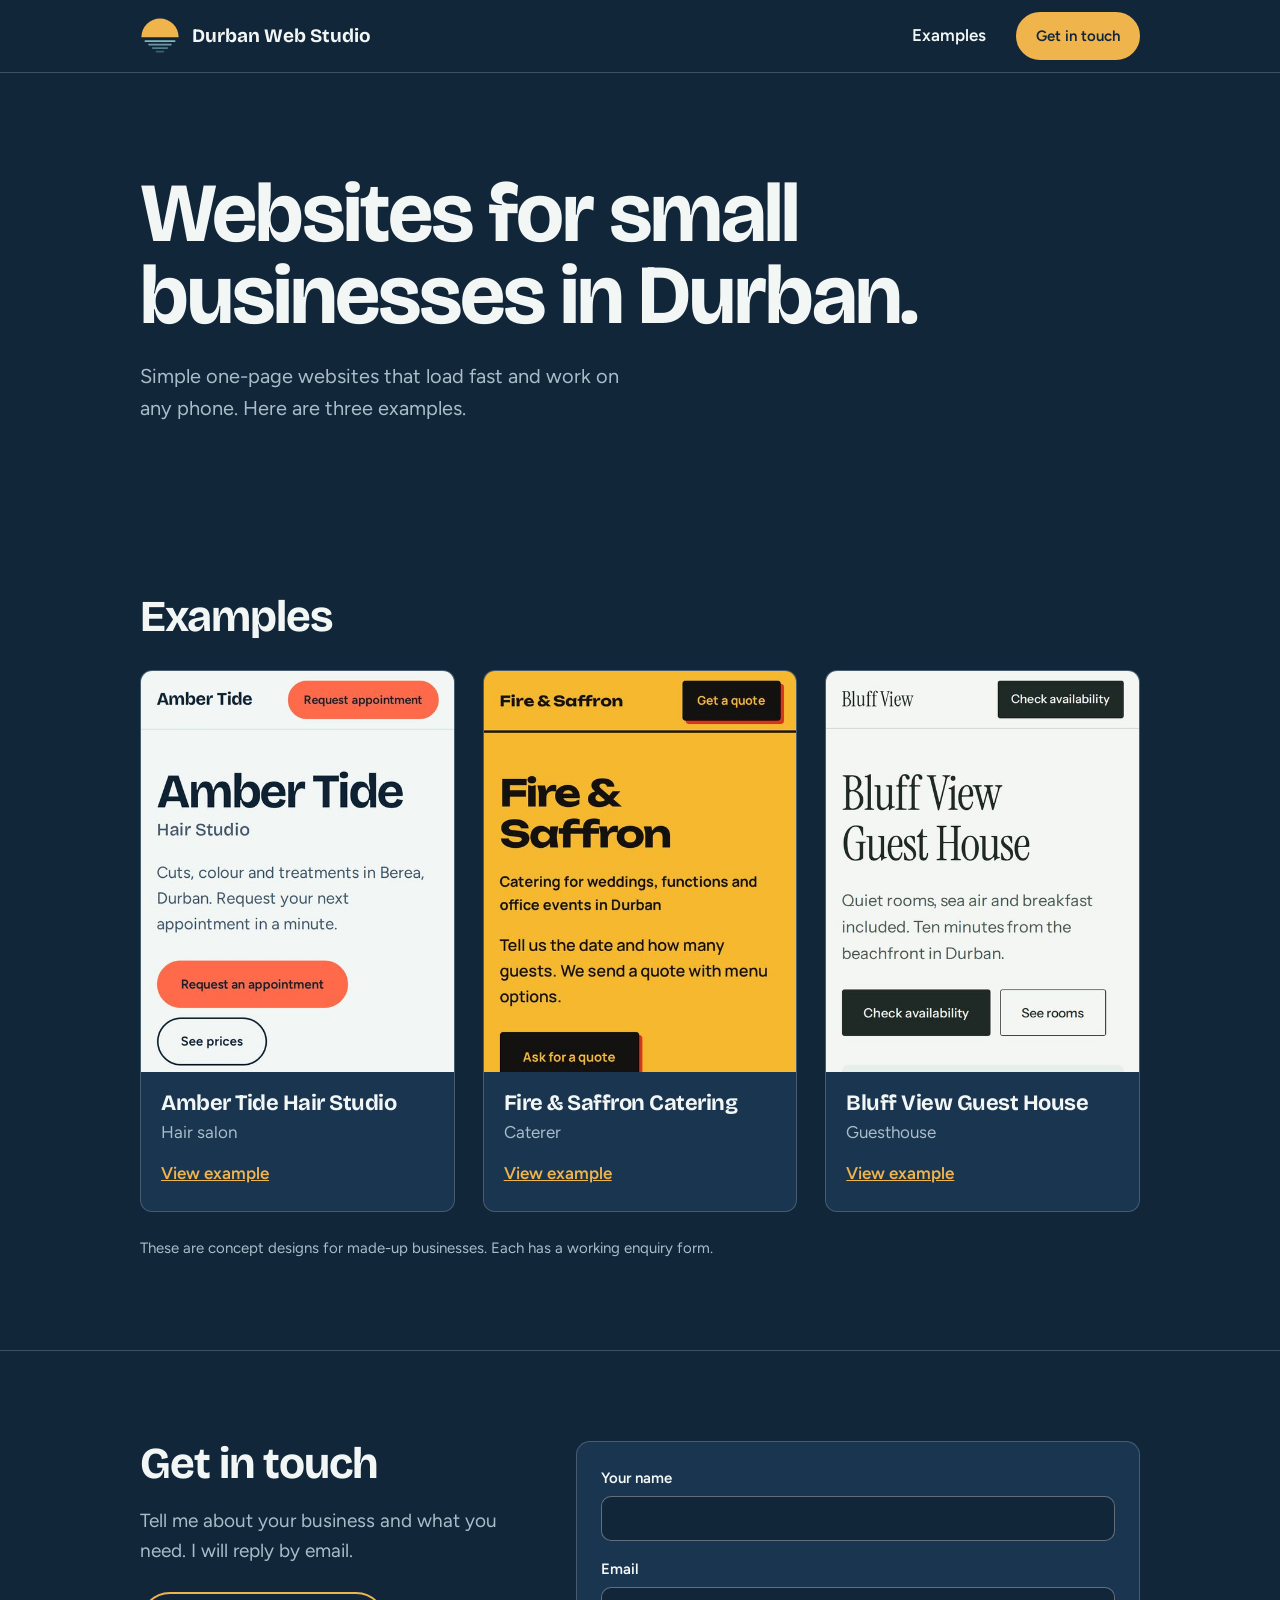
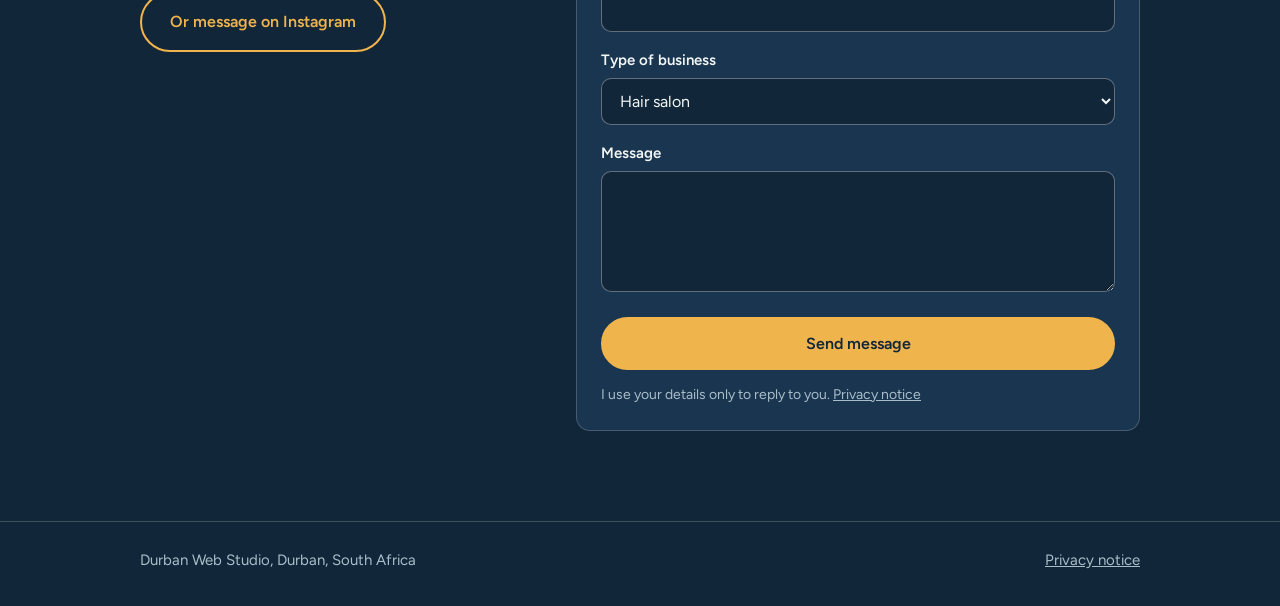
<file: durbanwebstudio-site/index.html>
<!DOCTYPE html>
<html lang="en-ZA">
<head>
  <meta charset="utf-8">
  <meta name="viewport" content="width=device-width, initial-scale=1">
  <title>Durban Web Studio | Websites for small businesses in Durban</title>
  <meta name="description" content="Simple one-page websites for small businesses in Durban. See three example designs and get in touch.">

  <!-- The small icon shown in the browser tab. -->
  <link rel="icon" href="favicon.svg" type="image/svg+xml">

  <!-- SHARING PREVIEW: the title, text and picture shown when this link is
       shared on WhatsApp, Facebook and similar apps.
       After you publish the site, replace REPLACE_WITH_YOUR_SITE_ADDRESS
       with your real address, for example  yourname.pages.dev  -->
  <meta property="og:type" content="website">
  <meta property="og:title" content="Durban Web Studio">
  <meta property="og:description" content="Simple one-page websites for small businesses in Durban.">
  <meta property="og:image" content="https://REPLACE_WITH_YOUR_SITE_ADDRESS/og.png">
  <meta name="twitter:card" content="summary_large_image">

  <!-- FONTS: loaded from Google Fonts. Bricolage Grotesque for headings, Figtree for text. -->
  <link rel="preconnect" href="https://fonts.googleapis.com">
  <link rel="preconnect" href="https://fonts.gstatic.com" crossorigin>
  <link href="https://fonts.googleapis.com/css2?family=Bricolage+Grotesque:opsz,wght@12..96,500;12..96,700&family=Figtree:wght@400;500;600&display=swap" rel="stylesheet">

  <!-- All the styling for this page lives in style.css. -->
  <link rel="stylesheet" href="style.css">
</head>

<body id="top">

  <!-- Lets keyboard users jump straight past the menu. Hidden until tabbed to. -->
  <a class="skip-link" href="#main">Skip to content</a>

  <!-- ======================================================
       SECTION: HEADER
       The logo and name on the left, page links on the right.
       ====================================================== -->
  <header class="site-header">
    <div class="wrap header-inner">
      <a class="brand" href="#top">
        <!-- The sunrise logo, drawn with simple shapes. -->
        <svg viewBox="220 300 640 580" aria-hidden="true">
          <path d="M240 610 A300 300 0 0 1 840 610 Z" fill="#F0B44C"/>
          <g fill="#7FB7BE">
            <rect x="290" y="660" width="500" height="26" rx="13"/>
            <rect x="350" y="716" width="380" height="26" rx="13" opacity=".8"/>
            <rect x="410" y="772" width="260" height="26" rx="13" opacity=".6"/>
            <rect x="470" y="828" width="140" height="26" rx="13" opacity=".4"/>
          </g>
        </svg>
        <span>Durban Web Studio</span>
      </a>
      <nav>
        <a class="nav-link" href="#examples">Examples</a>
        <a class="btn btn-amber btn-small" href="#contact">Get in touch</a>
      </nav>
    </div>
  </header>

  <main id="main">

    <!-- ====================================================
         SECTION: HERO
         One clear sentence about what the studio does.
         ==================================================== -->
    <section class="hero">
      <div class="wrap">
        <h1>Websites for small businesses in Durban.</h1>
        <p class="hero-text">Simple one-page websites that load fast and work on any phone. Here are three examples.</p>
      </div>
    </section>

    <!-- ====================================================
         SECTION: EXAMPLES
         Three cards linking to the example websites. The pictures
         are in the "images" folder.
         ==================================================== -->
    <section class="section" id="examples">
      <div class="wrap">
        <h2>Examples</h2>

        <div class="card-grid">
          <a class="card" href="salon/">
            <img src="images/salon.jpg" width="520" height="667" alt="Preview of the Amber Tide Hair Studio example website on a phone">
            <div class="card-text">
              <h3>Amber Tide Hair Studio</h3>
              <p>Hair salon</p>
              <span>View example</span>
            </div>
          </a>

          <a class="card" href="caterer/">
            <img src="images/caterer.jpg" width="520" height="667" alt="Preview of the Fire and Saffron Catering example website on a phone">
            <div class="card-text">
              <h3>Fire &amp; Saffron Catering</h3>
              <p>Caterer</p>
              <span>View example</span>
            </div>
          </a>

          <a class="card" href="guesthouse/">
            <img src="images/guesthouse.jpg" width="520" height="667" alt="Preview of the Bluff View Guest House example website on a phone">
            <div class="card-text">
              <h3>Bluff View Guest House</h3>
              <p>Guesthouse</p>
              <span>View example</span>
            </div>
          </a>
        </div>

        <p class="small-note">These are concept designs for made-up businesses. Each has a working enquiry form.</p>
      </div>
    </section>

    <!-- ====================================================
         SECTION: CONTACT FORM
         A working form. When sent, the message is emailed through
         Web3Forms to the address set up in assets/config.js.
         ==================================================== -->
    <section class="section contact-section" id="contact">
      <div class="wrap contact-grid">

        <!-- Left side: heading and a short line of text. -->
        <div>
          <h2>Get in touch</h2>
          <p class="contact-text">Tell me about your business and what you need. I will reply by email.</p>
          <a class="btn btn-outline" href="https://www.instagram.com/durbanwebstudio/" rel="noopener">Or message on Instagram</a>
        </div>

        <!-- Right side: the form, and the thank-you box shown after sending. -->
        <div>
          <form id="contact-form" class="form">

            <!-- A hidden trap for spam robots. Real visitors never see it. -->
            <input type="checkbox" name="botcheck" class="honeypot" tabindex="-1" autocomplete="off">

            <div class="field">
              <label for="name">Your name</label>
              <input id="name" name="name" type="text" autocomplete="name" required>
            </div>

            <div class="field">
              <label for="email">Email</label>
              <input id="email" name="email" type="email" autocomplete="email" required>
            </div>

            <div class="field">
              <label for="business">Type of business</label>
              <select id="business" name="business_type" required>
                <option value="Hair salon">Hair salon</option>
                <option value="Caterer">Caterer</option>
                <option value="Guesthouse">Guesthouse</option>
                <option value="Other">Something else</option>
              </select>
            </div>

            <div class="field">
              <label for="message">Message</label>
              <textarea id="message" name="message" rows="5" required></textarea>
            </div>

            <!-- Errors appear here if something goes wrong when sending. -->
            <p class="form-error" role="alert"></p>

            <button class="btn btn-amber" type="submit">Send message</button>
            <p class="form-note">I use your details only to reply to you. <a href="privacy/">Privacy notice</a></p>

            <noscript><p class="form-error">Please turn on JavaScript to send this form.</p></noscript>
          </form>

          <!-- Shown instead of the form once it has been sent. -->
          <div id="success" class="success" tabindex="-1" hidden>
            <svg class="tick" viewBox="0 0 48 48" aria-hidden="true">
              <circle cx="24" cy="24" r="22" fill="none" stroke="currentColor" stroke-width="3"/>
              <path d="M14 25l7 7 13-15" fill="none" stroke="currentColor" stroke-width="4" stroke-linecap="round" stroke-linejoin="round"/>
            </svg>
            <h3>Message sent</h3>
            <p>Thanks, <span class="who"></span>. I will reply by email as soon as I can.</p>
            <button class="btn btn-outline" type="button">Send another message</button>
          </div>
        </div>

      </div>
    </section>
  </main>

  <!-- ======================================================
       SECTION: FOOTER
       ====================================================== -->
  <footer class="site-footer">
    <div class="wrap footer-inner">
      <p>Durban Web Studio, Durban, South Africa</p>
      <p><a href="privacy/">Privacy notice</a></p>
    </div>
  </footer>

  <!-- ======================================================
       SCRIPTS (must stay in this order)
       1. config.js: your access key. 2. form.js: sends the form.
       3. script.js: connects this page's form.
       ====================================================== -->
  <script src="assets/config.js"></script>
  <script src="assets/form.js"></script>
  <script src="script.js"></script>
</body>
</html>
</file>
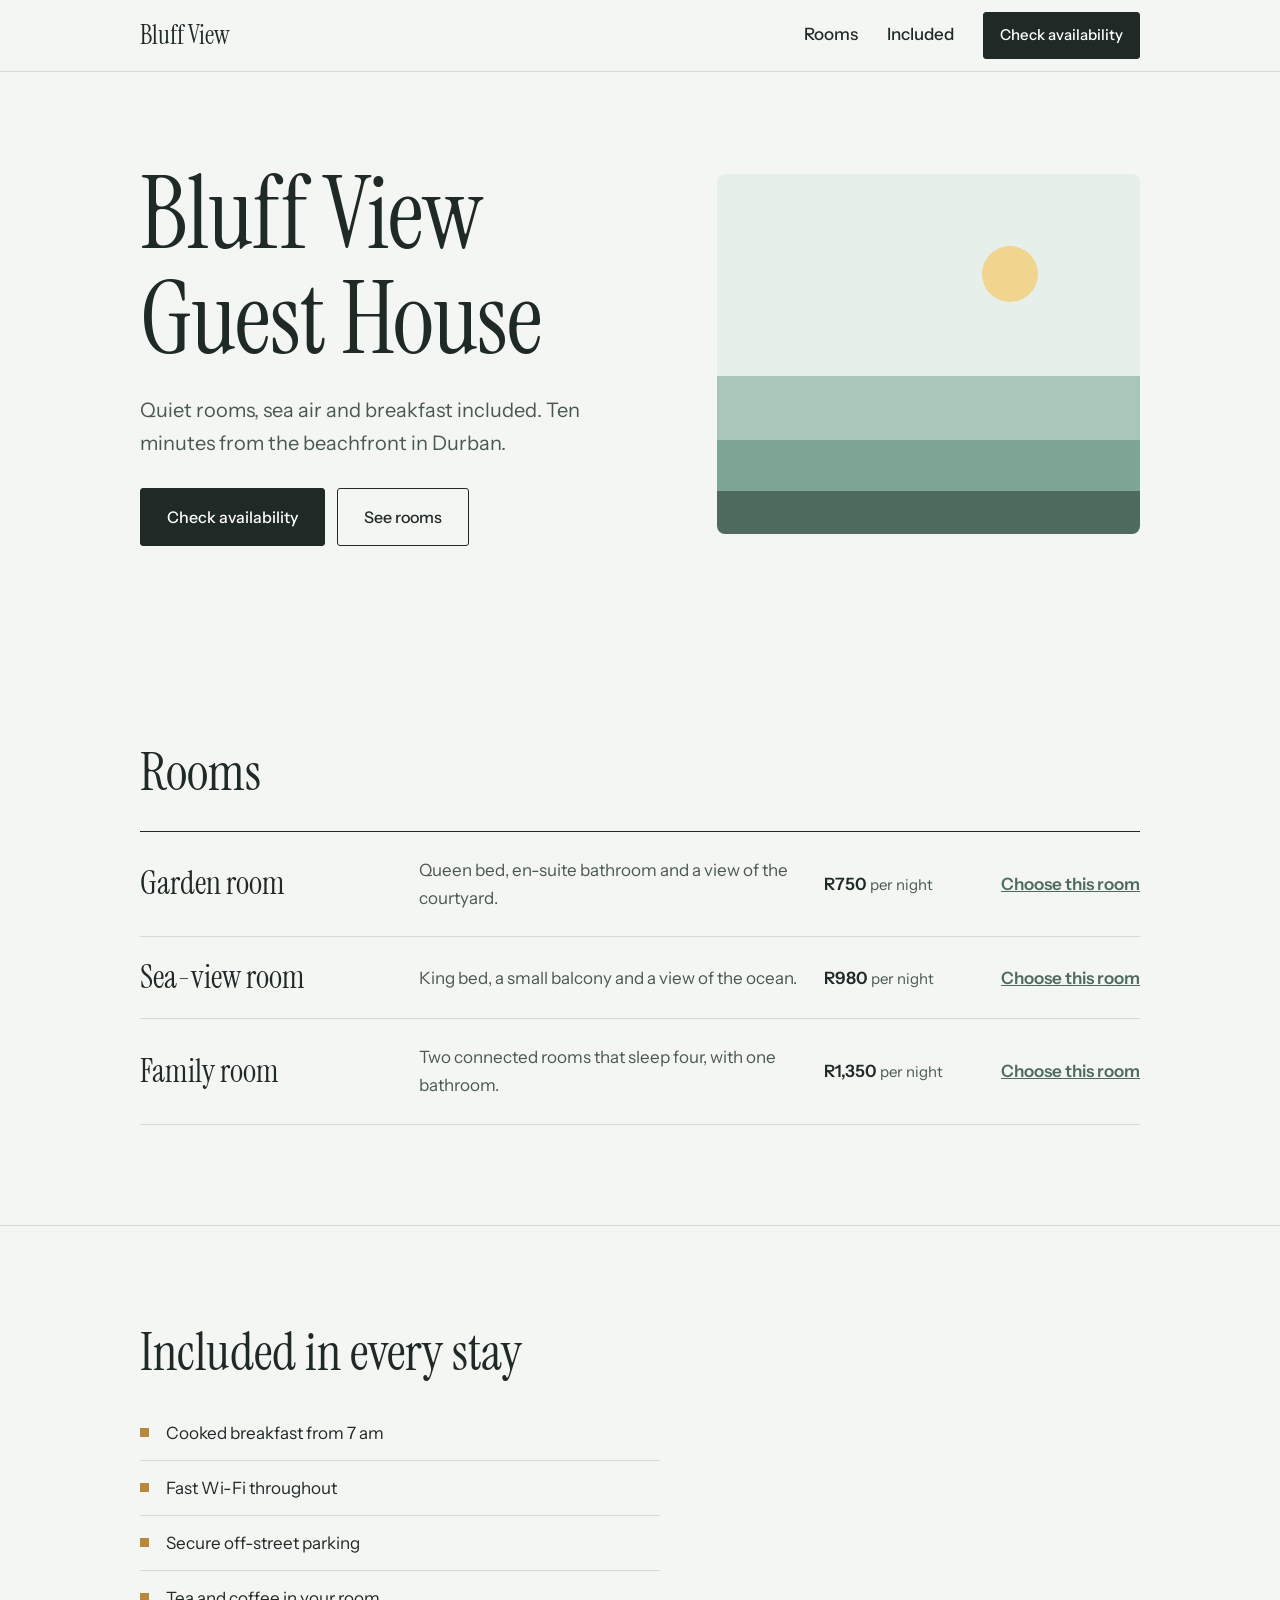
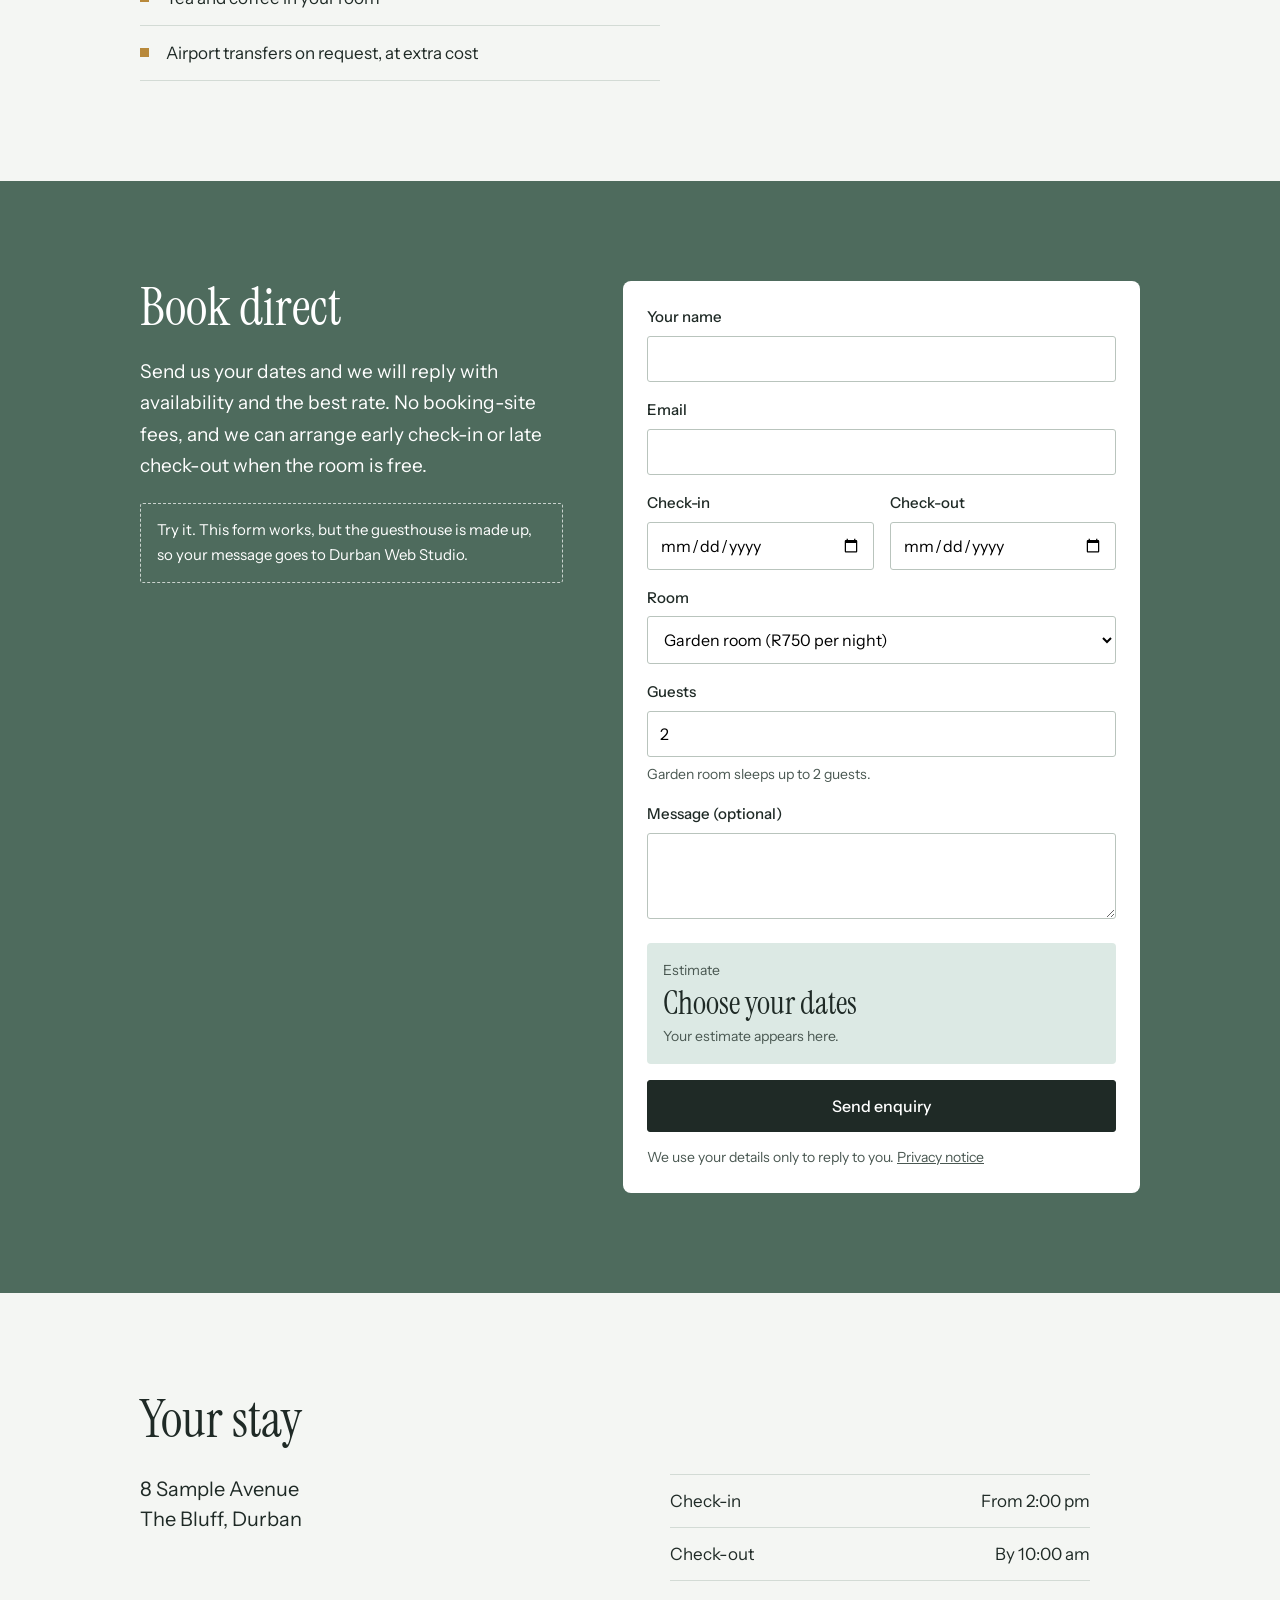
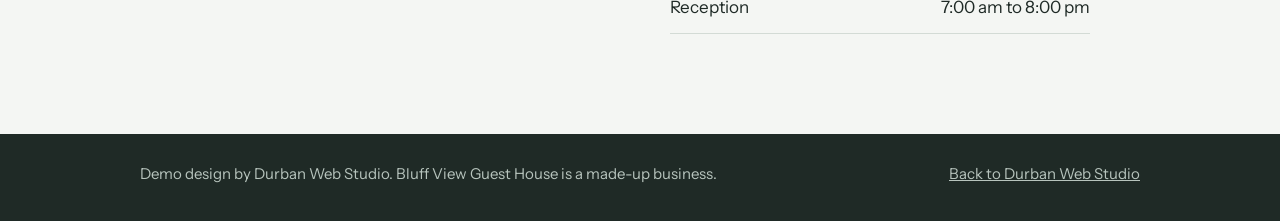
<file: durbanwebstudio-site/guesthouse/index.html>
<!DOCTYPE html>
<html lang="en-ZA">
<head>
  <meta charset="utf-8">
  <meta name="viewport" content="width=device-width, initial-scale=1">
  <title>Bluff View Guest House | Demo design by Durban Web Studio</title>
  <meta name="description" content="A demo website for a made-up Durban guesthouse, designed by Durban Web Studio.">

  <!-- Keeps this made-up business out of Google, so nobody mistakes it for a real one. -->
  <meta name="robots" content="noindex">

  <!-- The small icon shown in the browser tab. -->
  <link rel="icon" href="favicon.svg" type="image/svg+xml">

  <!-- FONTS: loaded from Google Fonts. Instrument Serif for headings, Instrument Sans for text. -->
  <link rel="preconnect" href="https://fonts.googleapis.com">
  <link rel="preconnect" href="https://fonts.gstatic.com" crossorigin>
  <link href="https://fonts.googleapis.com/css2?family=Instrument+Serif&family=Instrument+Sans:wght@400;500;600&display=swap" rel="stylesheet">

  <!-- All the styling for this page lives in style.css. -->
  <link rel="stylesheet" href="style.css">
</head>

<body id="top">

  <!-- Lets keyboard users jump straight past the menu. Hidden until tabbed to. -->
  <a class="skip-link" href="#main">Skip to content</a>

  <!-- ======================================================
       SECTION: HEADER
       The bar at the top. It stays visible while you scroll.
       ====================================================== -->
  <header class="site-header">
    <div class="wrap header-inner">
      <a class="brand" href="#top">Bluff View</a>
      <nav>
        <a class="nav-link" href="#rooms">Rooms</a>
        <a class="nav-link" href="#included">Included</a>
        <a class="btn btn-dark btn-small" href="#book">Check availability</a>
      </nav>
    </div>
  </header>

  <!-- ======================================================
       SECTION: HERO
       The opening section: the name, a short welcome, two buttons,
       and a simple sunrise picture made from colour blocks.
       ====================================================== -->
  <section class="hero">
    <div class="wrap hero-grid">
      <div>
        <h1>Bluff View<br>Guest House</h1>
        <p class="hero-text">Quiet rooms, sea air and breakfast included. Ten minutes from the beachfront in Durban.</p>
        <div class="hero-buttons">
          <a class="btn btn-dark" href="#book">Check availability</a>
          <a class="btn btn-outline" href="#rooms">See rooms</a>
        </div>
      </div>

      <!-- The picture: coloured bands for sky and sea, plus a round sun. Decoration only. -->
      <div class="view" aria-hidden="true">
        <span class="sun"></span>
      </div>
    </div>
  </section>

  <main id="main">

    <!-- ====================================================
         SECTION: ROOMS
         Three room types with a price per night. "Choose this room"
         scrolls to the form and picks the room (see script.js).
         ==================================================== -->
    <section class="section" id="rooms">
      <div class="wrap">
        <h2>Rooms</h2>

        <div class="room-list">
          <div class="room">
            <h3>Garden room</h3>
            <p>Queen bed, en-suite bathroom and a view of the courtyard.</p>
            <p class="rate">R750 <small>per night</small></p>
            <a class="room-link" href="#book" data-choose="Garden room">Choose this room</a>
          </div>

          <div class="room">
            <h3>Sea-view room</h3>
            <p>King bed, a small balcony and a view of the ocean.</p>
            <p class="rate">R980 <small>per night</small></p>
            <a class="room-link" href="#book" data-choose="Sea-view room">Choose this room</a>
          </div>

          <div class="room">
            <h3>Family room</h3>
            <p>Two connected rooms that sleep four, with one bathroom.</p>
            <p class="rate">R1,350 <small>per night</small></p>
            <a class="room-link" href="#book" data-choose="Family room">Choose this room</a>
          </div>
        </div>
      </div>
    </section>

    <!-- ====================================================
         SECTION: INCLUDED
         What every guest gets. A simple list with small gold squares.
         ==================================================== -->
    <section class="section section-line" id="included">
      <div class="wrap">
        <h2>Included in every stay</h2>

        <ul class="included-list">
          <li>Cooked breakfast from 7 am</li>
          <li>Fast Wi-Fi throughout</li>
          <li>Secure off-street parking</li>
          <li>Tea and coffee in your room</li>
          <li>Airport transfers on request, at extra cost</li>
        </ul>
      </div>
    </section>

    <!-- ====================================================
         SECTION: BOOK DIRECT (the enquiry form)
         A working form. Choose a room and dates and the pale box
         shows an estimate straight away (see script.js).
         When sent, the details are emailed through Web3Forms.
         ==================================================== -->
    <section class="section book-section" id="book">
      <div class="wrap book-grid">

        <!-- Left side: heading, explanation, and a note that this is a demo. -->
        <div>
          <h2>Book direct</h2>
          <p class="book-text">Send us your dates and we will reply with availability and the best rate. No booking-site fees, and we can arrange early check-in or late check-out when the room is free.</p>
          <p class="demo-note">Try it. This form works, but the guesthouse is made up, so your message goes to Durban Web Studio.</p>
        </div>

        <!-- Right side: the form, and the thank-you box shown after sending. -->
        <div>
          <form id="enquiry-form" class="form">

            <!-- A hidden trap for spam robots. Real visitors never see it. -->
            <input type="checkbox" name="botcheck" class="honeypot" tabindex="-1" autocomplete="off">

            <div class="field">
              <label for="name">Your name</label>
              <input id="name" name="name" type="text" autocomplete="name" required>
            </div>

            <div class="field">
              <label for="email">Email</label>
              <input id="email" name="email" type="email" autocomplete="email" required>
            </div>

            <div class="two-columns">
              <div class="field">
                <label for="checkin">Check-in</label>
                <input id="checkin" name="check_in" type="date" required>
              </div>
              <div class="field">
                <label for="checkout">Check-out</label>
                <input id="checkout" name="check_out" type="date" required>
              </div>
            </div>

            <div class="field">
              <label for="room">Room</label>
              <!-- data-price and data-guests are read by script.js to work out the estimate. -->
              <select id="room" name="room" required>
                <option value="Garden room" data-price="750" data-guests="2">Garden room (R750 per night)</option>
                <option value="Sea-view room" data-price="980" data-guests="2">Sea-view room (R980 per night)</option>
                <option value="Family room" data-price="1350" data-guests="4">Family room (R1,350 per night)</option>
              </select>
            </div>

            <div class="field">
              <label for="guests">Guests</label>
              <input id="guests" name="guests" type="number" inputmode="numeric" min="1" value="2" required>
              <small id="guests-hint"></small>
            </div>

            <div class="field">
              <label for="message">Message (optional)</label>
              <textarea id="message" name="message" rows="3"></textarea>
            </div>

            <!-- The estimate box. aria-live makes screen readers read out changes. -->
            <div class="estimate" aria-live="polite">
              <span class="estimate-label">Estimate</span>
              <span class="estimate-price" id="estimate-price"></span>
              <span class="estimate-note" id="estimate-note"></span>
            </div>

            <!-- Errors appear here if something goes wrong when sending. -->
            <p class="form-error" role="alert"></p>

            <button class="btn btn-dark" type="submit">Send enquiry</button>
            <p class="form-note">We use your details only to reply to you. <a href="../privacy/">Privacy notice</a></p>

            <noscript><p class="form-error">Please turn on JavaScript to send this form.</p></noscript>
          </form>

          <!-- Shown instead of the form once it has been sent. -->
          <div id="success" class="success" tabindex="-1" hidden>
            <svg class="tick" viewBox="0 0 48 48" aria-hidden="true">
              <circle cx="24" cy="24" r="22" fill="none" stroke="currentColor" stroke-width="3"/>
              <path d="M14 25l7 7 13-15" fill="none" stroke="currentColor" stroke-width="4" stroke-linecap="round" stroke-linejoin="round"/>
            </svg>
            <h3>Enquiry sent</h3>
            <p>Thanks, <span class="who"></span>. Because this is a demo, your message went to Durban Web Studio, who will reply by email.</p>
            <button class="btn btn-outline" type="button">Send another enquiry</button>
          </div>
        </div>

      </div>
    </section>

    <!-- ====================================================
         SECTION: YOUR STAY
         Address, check-in and check-out times, reception hours.
         ==================================================== -->
    <section class="section" id="stay">
      <div class="wrap">
        <h2>Your stay</h2>

        <div class="stay-grid">
          <address>
            8 Sample Avenue<br>
            The Bluff, Durban
          </address>

          <ul class="times">
            <li><span>Check-in</span><span>From 2:00 pm</span></li>
            <li><span>Check-out</span><span>By 10:00 am</span></li>
            <li><span>Reception</span><span>7:00 am to 8:00 pm</span></li>
          </ul>
        </div>
      </div>
    </section>
  </main>

  <!-- ======================================================
       SECTION: FOOTER
       Says this is a demo, and links back to the studio's site.
       ====================================================== -->
  <footer class="site-footer">
    <div class="wrap footer-inner">
      <p>Demo design by Durban Web Studio. Bluff View Guest House is a made-up business.</p>
      <p><a href="../">Back to Durban Web Studio</a></p>
    </div>
  </footer>

  <!-- ======================================================
       SECTION: PHONE BUTTON
       A button fixed to the bottom of the screen on phones only.
       ====================================================== -->
  <div class="mobile-bar">
    <a class="btn btn-dark" href="#book">Check availability</a>
  </div>

  <!-- ======================================================
       SCRIPTS (must stay in this order)
       1. config.js: your access key. 2. form.js: sends the form.
       3. script.js: this page's own estimate and buttons.
       ====================================================== -->
  <script src="../assets/config.js"></script>
  <script src="../assets/form.js"></script>
  <script src="script.js"></script>
</body>
</html>
</file>
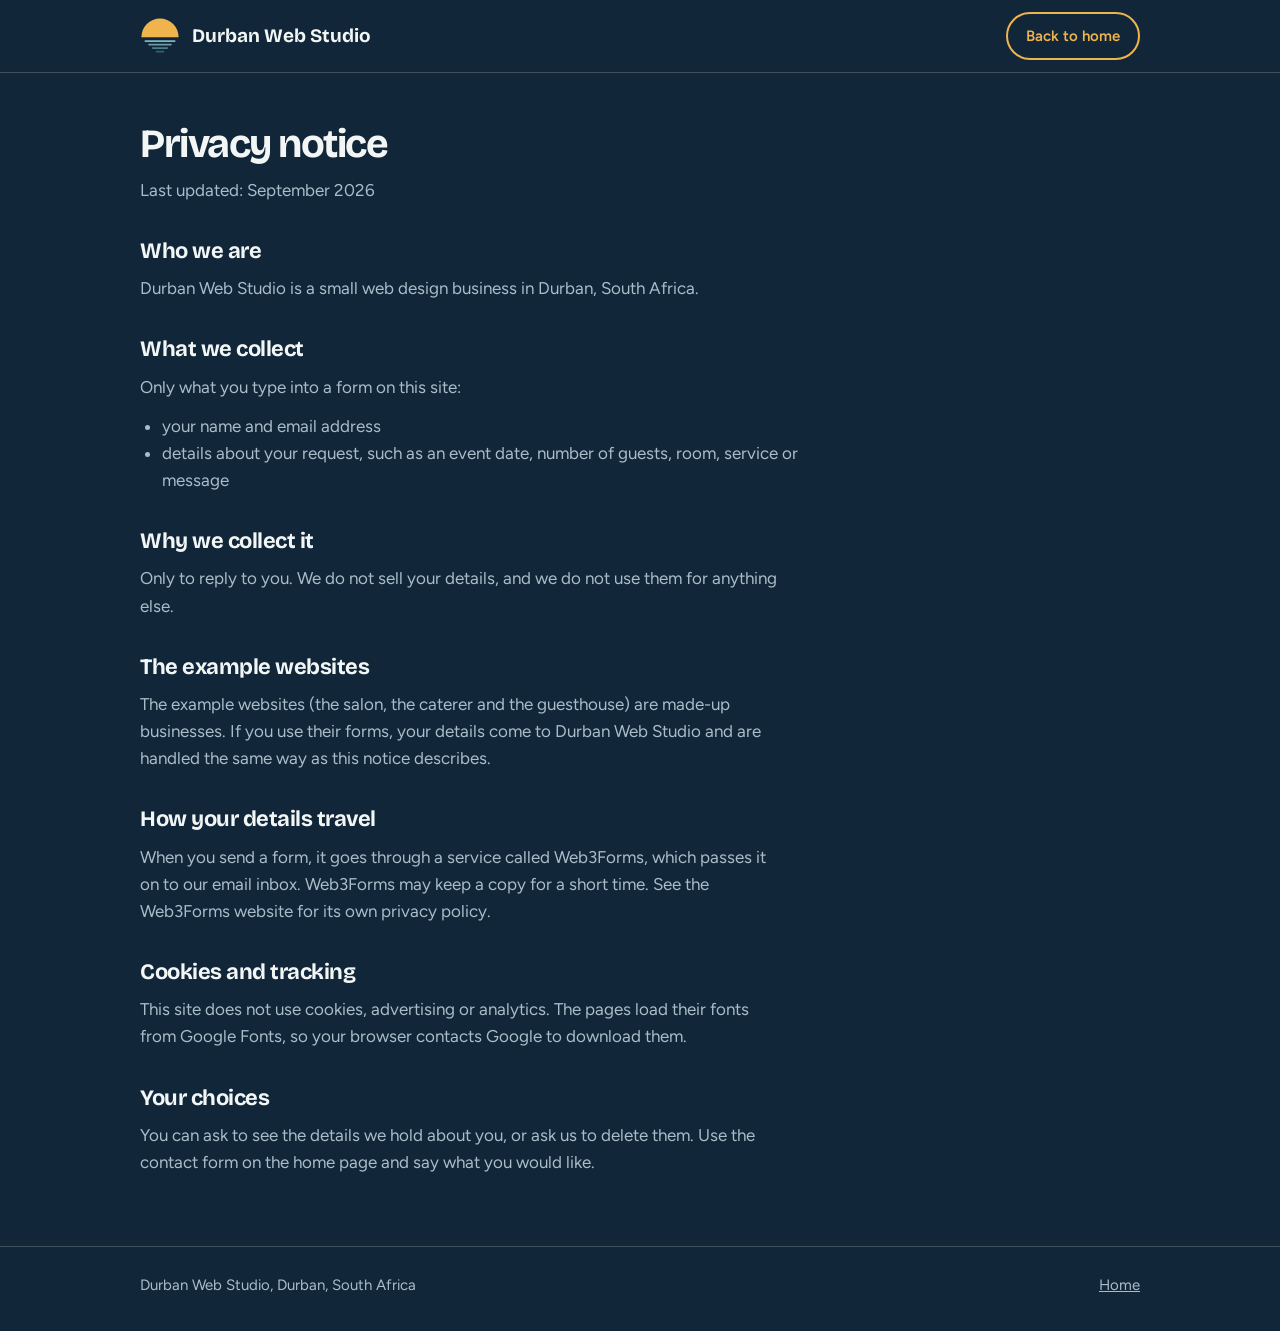
<file: durbanwebstudio-site/privacy/index.html>
<!DOCTYPE html>
<html lang="en-ZA">
<head>
  <meta charset="utf-8">
  <meta name="viewport" content="width=device-width, initial-scale=1">
  <title>Privacy notice | Durban Web Studio</title>
  <meta name="description" content="How Durban Web Studio uses the details you send through its forms.">
  <link rel="icon" href="../favicon.svg" type="image/svg+xml">

  <!-- FONTS: loaded from Google Fonts. -->
  <link rel="preconnect" href="https://fonts.googleapis.com">
  <link rel="preconnect" href="https://fonts.gstatic.com" crossorigin>
  <link href="https://fonts.googleapis.com/css2?family=Bricolage+Grotesque:opsz,wght@12..96,500;12..96,700&family=Figtree:wght@400;500;600&display=swap" rel="stylesheet">

  <!-- This page uses the same styles as the home page. -->
  <link rel="stylesheet" href="../style.css">
</head>

<body>

  <!-- SECTION: HEADER. The logo links back to the home page. -->
  <header class="site-header">
    <div class="wrap header-inner">
      <a class="brand" href="../">
        <svg viewBox="220 300 640 580" aria-hidden="true">
          <path d="M240 610 A300 300 0 0 1 840 610 Z" fill="#F0B44C"/>
          <g fill="#7FB7BE">
            <rect x="290" y="660" width="500" height="26" rx="13"/>
            <rect x="350" y="716" width="380" height="26" rx="13" opacity=".8"/>
            <rect x="410" y="772" width="260" height="26" rx="13" opacity=".6"/>
            <rect x="470" y="828" width="140" height="26" rx="13" opacity=".4"/>
          </g>
        </svg>
        <span>Durban Web Studio</span>
      </a>
      <nav>
        <a class="btn btn-outline btn-small" href="../">Back to home</a>
      </nav>
    </div>
  </header>

  <!-- ======================================================
       SECTION: THE PRIVACY NOTICE
       Plain-language text. Update it if the way the forms work changes.
       ====================================================== -->
  <main class="notice">
    <div class="wrap">
      <h1>Privacy notice</h1>
      <p>Last updated: September 2026</p>

      <h2>Who we are</h2>
      <p>Durban Web Studio is a small web design business in Durban, South Africa.</p>

      <h2>What we collect</h2>
      <p>Only what you type into a form on this site:</p>
      <ul>
        <li>your name and email address</li>
        <li>details about your request, such as an event date, number of guests, room, service or message</li>
      </ul>

      <h2>Why we collect it</h2>
      <p>Only to reply to you. We do not sell your details, and we do not use them for anything else.</p>

      <h2>The example websites</h2>
      <p>The example websites (the salon, the caterer and the guesthouse) are made-up businesses. If you use their forms, your details come to Durban Web Studio and are handled the same way as this notice describes.</p>

      <h2>How your details travel</h2>
      <p>When you send a form, it goes through a service called Web3Forms, which passes it on to our email inbox. Web3Forms may keep a copy for a short time. See the Web3Forms website for its own privacy policy.</p>

      <h2>Cookies and tracking</h2>
      <p>This site does not use cookies, advertising or analytics. The pages load their fonts from Google Fonts, so your browser contacts Google to download them.</p>

      <h2>Your choices</h2>
      <p>You can ask to see the details we hold about you, or ask us to delete them. Use the contact form on the home page and say what you would like.</p>
    </div>
  </main>

  <!-- SECTION: FOOTER -->
  <footer class="site-footer">
    <div class="wrap footer-inner">
      <p>Durban Web Studio, Durban, South Africa</p>
      <p><a href="../">Home</a></p>
    </div>
  </footer>

</body>
</html>
</file>
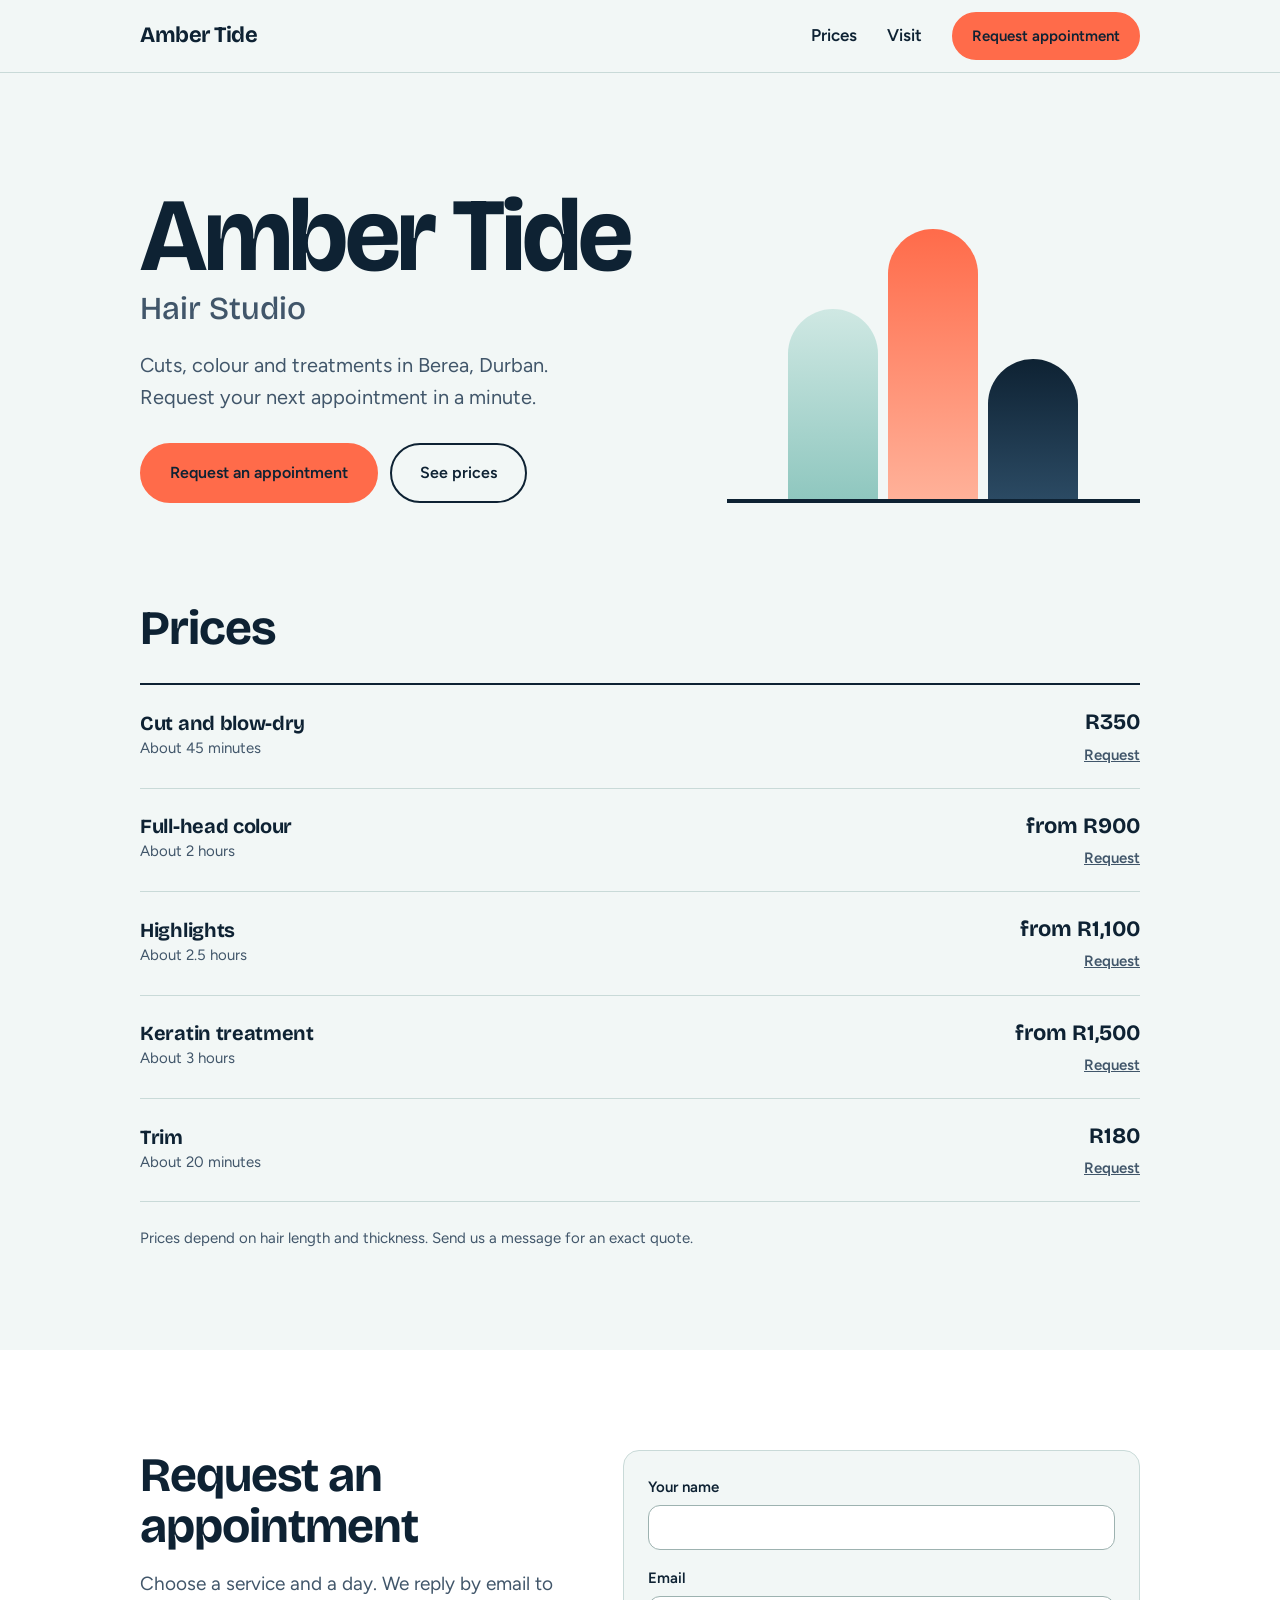
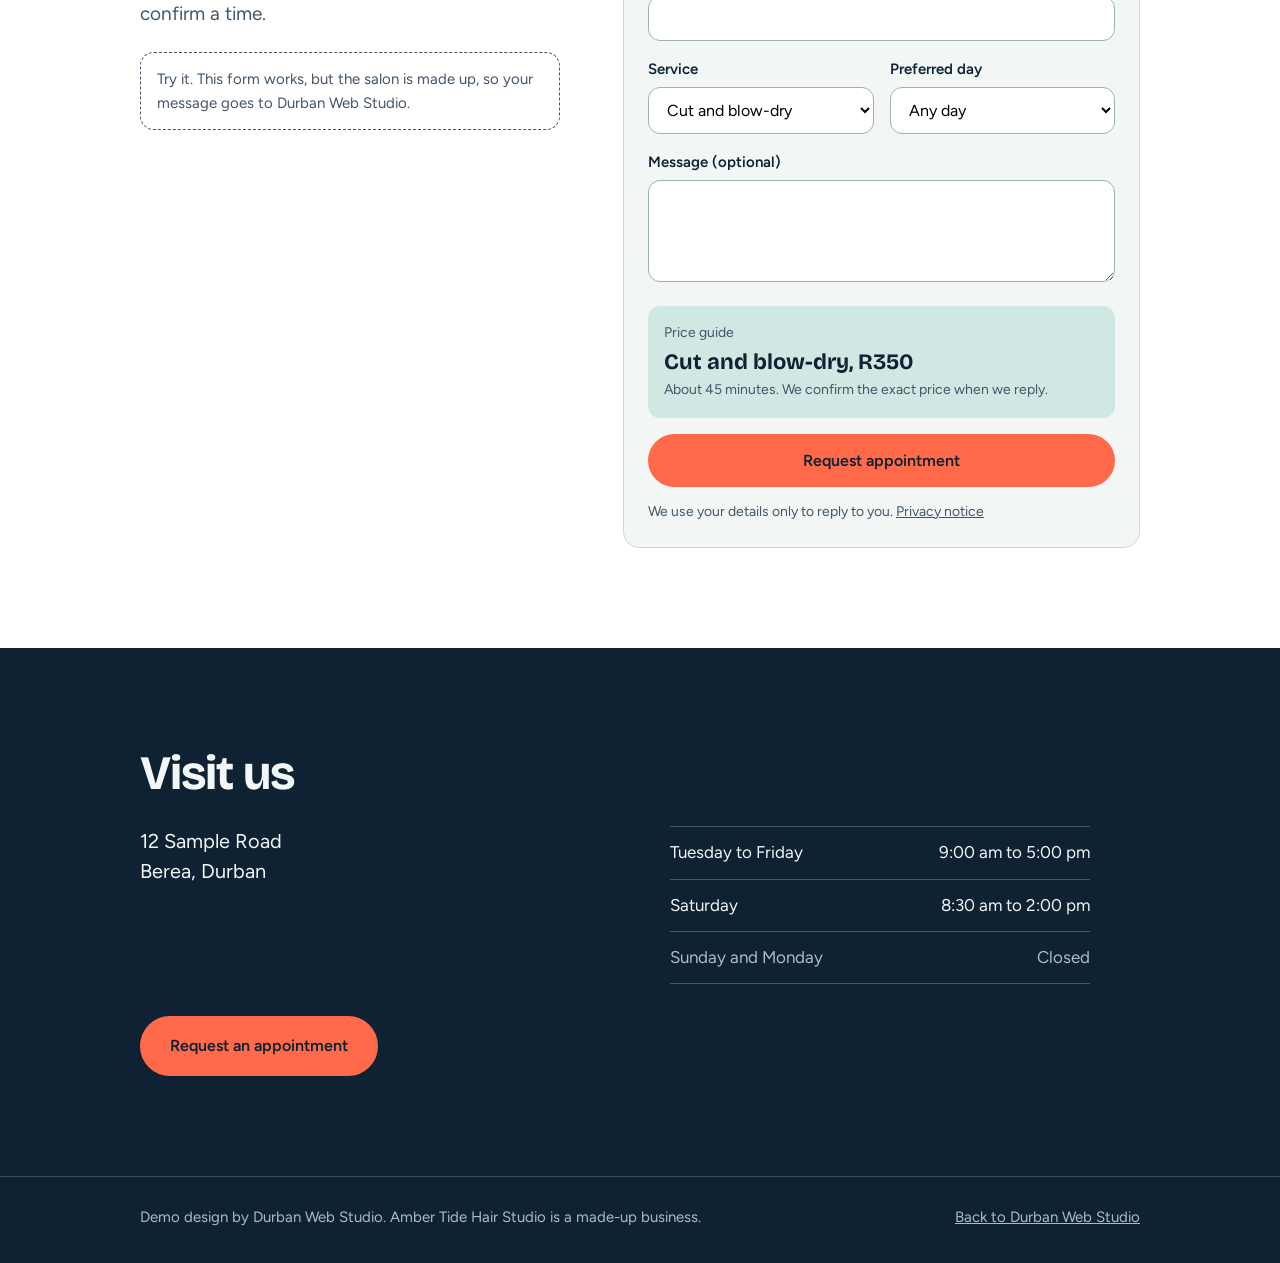
<file: durbanwebstudio-site/salon/index.html>
<!DOCTYPE html>
<html lang="en-ZA">
<head>
  <meta charset="utf-8">
  <meta name="viewport" content="width=device-width, initial-scale=1">
  <title>Amber Tide Hair Studio | Demo design by Durban Web Studio</title>
  <meta name="description" content="A demo website for a made-up Durban hair salon, designed by Durban Web Studio.">

  <!-- Keeps this made-up business out of Google, so nobody mistakes it for a real one. -->
  <meta name="robots" content="noindex">

  <!-- The small icon shown in the browser tab. -->
  <link rel="icon" href="favicon.svg" type="image/svg+xml">

  <!-- FONTS: loaded from Google Fonts. Bricolage Grotesque for headings, Figtree for text. -->
  <link rel="preconnect" href="https://fonts.googleapis.com">
  <link rel="preconnect" href="https://fonts.gstatic.com" crossorigin>
  <link href="https://fonts.googleapis.com/css2?family=Bricolage+Grotesque:opsz,wght@12..96,500;12..96,700&family=Figtree:wght@400;500;600&display=swap" rel="stylesheet">

  <!-- All the styling for this page lives in style.css. -->
  <link rel="stylesheet" href="style.css">
</head>

<body id="top">

  <!-- Lets keyboard users jump straight past the menu. Hidden until tabbed to. -->
  <a class="skip-link" href="#main">Skip to content</a>

  <!-- ======================================================
       SECTION: HEADER
       The bar at the top. It stays visible while you scroll,
       so the appointment button is always within reach.
       ====================================================== -->
  <header class="site-header">
    <div class="wrap header-inner">
      <a class="brand" href="#top">Amber Tide</a>
      <nav>
        <a class="nav-link" href="#prices">Prices</a>
        <a class="nav-link" href="#visit">Visit</a>
        <a class="btn btn-coral btn-small" href="#appointment">Request appointment</a>
      </nav>
    </div>
  </header>

  <!-- ======================================================
       SECTION: HERO
       The opening section: the name, a short welcome, two buttons,
       and three coloured arches made from plain CSS shapes.
       ====================================================== -->
  <section class="hero">
    <div class="wrap hero-grid">
      <div>
        <h1>Amber Tide<span>Hair Studio</span></h1>
        <p class="hero-text">Cuts, colour and treatments in Berea, Durban. Request your next appointment in a minute.</p>
        <div class="hero-buttons">
          <a class="btn btn-coral" href="#appointment">Request an appointment</a>
          <a class="btn btn-outline" href="#prices">See prices</a>
        </div>
      </div>

      <!-- Three arches. Decoration only (aria-hidden hides them from screen readers). -->
      <div class="arches" aria-hidden="true">
        <span class="arch arch-1"></span>
        <span class="arch arch-2"></span>
        <span class="arch arch-3"></span>
      </div>
    </div>
  </section>

  <main id="main">

    <!-- ====================================================
         SECTION: PRICES
         The price list. Each "Request" link scrolls to the form
         and picks that service (see script.js).
         ==================================================== -->
    <section class="section" id="prices">
      <div class="wrap">
        <h2>Prices</h2>

        <div class="price-list">
          <div class="price-row">
            <div>
              <h3>Cut and blow-dry</h3>
              <p>About 45 minutes</p>
            </div>
            <div class="price-side">
              <span class="price">R350</span>
              <a class="price-link" href="#appointment" data-choose="Cut and blow-dry">Request</a>
            </div>
          </div>

          <div class="price-row">
            <div>
              <h3>Full-head colour</h3>
              <p>About 2 hours</p>
            </div>
            <div class="price-side">
              <span class="price">from R900</span>
              <a class="price-link" href="#appointment" data-choose="Full-head colour">Request</a>
            </div>
          </div>

          <div class="price-row">
            <div>
              <h3>Highlights</h3>
              <p>About 2.5 hours</p>
            </div>
            <div class="price-side">
              <span class="price">from R1,100</span>
              <a class="price-link" href="#appointment" data-choose="Highlights">Request</a>
            </div>
          </div>

          <div class="price-row">
            <div>
              <h3>Keratin treatment</h3>
              <p>About 3 hours</p>
            </div>
            <div class="price-side">
              <span class="price">from R1,500</span>
              <a class="price-link" href="#appointment" data-choose="Keratin treatment">Request</a>
            </div>
          </div>

          <div class="price-row">
            <div>
              <h3>Trim</h3>
              <p>About 20 minutes</p>
            </div>
            <div class="price-side">
              <span class="price">R180</span>
              <a class="price-link" href="#appointment" data-choose="Trim">Request</a>
            </div>
          </div>
        </div>

        <p class="small-note">Prices depend on hair length and thickness. Send us a message for an exact quote.</p>
      </div>
    </section>

    <!-- ====================================================
         SECTION: APPOINTMENT FORM
         A working form. Choose a service and the green box shows
         its price guide (see script.js). When sent, the details
         are emailed through Web3Forms.
         ==================================================== -->
    <section class="section appointment-section" id="appointment">
      <div class="wrap appointment-grid">

        <!-- Left side: heading, explanation, and a note that this is a demo. -->
        <div>
          <h2>Request an appointment</h2>
          <p class="appointment-text">Choose a service and a day. We reply by email to confirm a time.</p>
          <p class="demo-note">Try it. This form works, but the salon is made up, so your message goes to Durban Web Studio.</p>
        </div>

        <!-- Right side: the form, and the thank-you box shown after sending. -->
        <div>
          <form id="enquiry-form" class="form">

            <!-- A hidden trap for spam robots. Real visitors never see it. -->
            <input type="checkbox" name="botcheck" class="honeypot" tabindex="-1" autocomplete="off">

            <div class="field">
              <label for="name">Your name</label>
              <input id="name" name="name" type="text" autocomplete="name" required>
            </div>

            <div class="field">
              <label for="email">Email</label>
              <input id="email" name="email" type="email" autocomplete="email" required>
            </div>

            <div class="two-columns">
              <div class="field">
                <label for="service">Service</label>
                <!-- data-price and data-time are read by script.js to fill the price guide. -->
                <select id="service" name="service" required>
                  <option value="Cut and blow-dry" data-price="R350" data-time="About 45 minutes">Cut and blow-dry</option>
                  <option value="Full-head colour" data-price="from R900" data-time="About 2 hours">Full-head colour</option>
                  <option value="Highlights" data-price="from R1,100" data-time="About 2.5 hours">Highlights</option>
                  <option value="Keratin treatment" data-price="from R1,500" data-time="About 3 hours">Keratin treatment</option>
                  <option value="Trim" data-price="R180" data-time="About 20 minutes">Trim</option>
                </select>
              </div>
              <div class="field">
                <label for="day">Preferred day</label>
                <select id="day" name="preferred_day" required>
                  <option value="Any day">Any day</option>
                  <option value="Tuesday">Tuesday</option>
                  <option value="Wednesday">Wednesday</option>
                  <option value="Thursday">Thursday</option>
                  <option value="Friday">Friday</option>
                  <option value="Saturday">Saturday</option>
                </select>
              </div>
            </div>

            <div class="field">
              <label for="message">Message (optional)</label>
              <textarea id="message" name="message" rows="4"></textarea>
            </div>

            <!-- The price guide box. aria-live makes screen readers read out changes. -->
            <div class="estimate" aria-live="polite">
              <span class="estimate-label">Price guide</span>
              <span class="estimate-price" id="estimate-price"></span>
              <span class="estimate-note" id="estimate-note"></span>
            </div>

            <!-- Errors appear here if something goes wrong when sending. -->
            <p class="form-error" role="alert"></p>

            <button class="btn btn-coral" type="submit">Request appointment</button>
            <p class="form-note">We use your details only to reply to you. <a href="../privacy/">Privacy notice</a></p>

            <noscript><p class="form-error">Please turn on JavaScript to send this form.</p></noscript>
          </form>

          <!-- Shown instead of the form once it has been sent. -->
          <div id="success" class="success" tabindex="-1" hidden>
            <svg class="tick" viewBox="0 0 48 48" aria-hidden="true">
              <circle cx="24" cy="24" r="22" fill="none" stroke="currentColor" stroke-width="3"/>
              <path d="M14 25l7 7 13-15" fill="none" stroke="currentColor" stroke-width="4" stroke-linecap="round" stroke-linejoin="round"/>
            </svg>
            <h3>Request sent</h3>
            <p>Thanks, <span class="who"></span>. Because this is a demo, your message went to Durban Web Studio, who will reply by email.</p>
            <button class="btn btn-outline" type="button">Send another request</button>
          </div>
        </div>

      </div>
    </section>

    <!-- ====================================================
         SECTION: VISIT
         A dark band with the address and opening hours.
         ==================================================== -->
    <section class="section visit-section" id="visit">
      <div class="wrap">
        <h2>Visit us</h2>

        <div class="visit-grid">
          <address>
            12 Sample Road<br>
            Berea, Durban
          </address>

          <ul class="hours">
            <li><span>Tuesday to Friday</span><span>9:00 am to 5:00 pm</span></li>
            <li><span>Saturday</span><span>8:30 am to 2:00 pm</span></li>
            <li class="closed"><span>Sunday and Monday</span><span>Closed</span></li>
          </ul>
        </div>

        <a class="btn btn-coral" href="#appointment">Request an appointment</a>
      </div>
    </section>
  </main>

  <!-- ======================================================
       SECTION: FOOTER
       Says this is a demo, and links back to the studio's site.
       ====================================================== -->
  <footer class="site-footer">
    <div class="wrap footer-inner">
      <p>Demo design by Durban Web Studio. Amber Tide Hair Studio is a made-up business.</p>
      <p><a href="../">Back to Durban Web Studio</a></p>
    </div>
  </footer>

  <!-- ======================================================
       SECTION: PHONE BUTTON
       A button fixed to the bottom of the screen on phones only.
       ====================================================== -->
  <div class="mobile-bar">
    <a class="btn btn-coral" href="#appointment">Request an appointment</a>
  </div>

  <!-- ======================================================
       SCRIPTS (must stay in this order)
       1. config.js: your access key. 2. form.js: sends the form.
       3. script.js: this page's own price guide and buttons.
       ====================================================== -->
  <script src="../assets/config.js"></script>
  <script src="../assets/form.js"></script>
  <script src="script.js"></script>
</body>
</html>
</file>
<file: durbanwebstudio-site/style.css>
/* =====================================================
   DURBAN WEB STUDIO: the main site (home and privacy pages)

   This file styles the whole page. The sections are in the
   same order as the page itself, from top to bottom.
   Phone styles come first. The last part of the file
   adjusts things for bigger screens.
   ===================================================== */


/* ---------- 1. COLOURS AND FONTS ----------
   Change a colour here and it changes everywhere it is used. */
:root {
  --navy: #12263A;      /* page background */
  --navy-light: #1A3550; /* cards and the form */
  --amber: #F0B44C;     /* accent: buttons and links */
  --foam: #F2F7F6;      /* main text */
  --soft: #A9BDC9;      /* softer text */
  --line: rgba(242, 247, 246, 0.2);   /* thin dividing lines */
  --heading-font: "Bricolage Grotesque", Arial, sans-serif;
  --body-font: "Figtree", Arial, sans-serif;
}


/* ---------- 2. BASICS: rules that apply to the whole page ---------- */

/* Makes padding and borders count inside a box's width (easier maths). */
* { box-sizing: border-box; }

html {
  scroll-behavior: smooth;          /* buttons glide to their section */
  scroll-padding-top: 70px;         /* stops the sticky header covering the section you jump to */
}

body {
  margin: 0;
  font-family: var(--body-font);
  font-size: 17px;
  line-height: 1.6;
  color: var(--foam);
  background: var(--navy);
}

/* Anything with the "hidden" attribute stays hidden. */
[hidden] { display: none !important; }

h1, h2, h3 {
  margin: 0;
  font-family: var(--heading-font);
  line-height: 1.05;
}

a { color: inherit; }

/* A clear outline when someone uses the keyboard. */
:focus-visible { outline: 3px solid var(--amber); outline-offset: 3px; }

/* Keeps content a comfortable width and centred. */
.wrap {
  width: 90%;
  max-width: 1000px;
  margin: 0 auto;
}

/* The "skip to content" link: off-screen until a keyboard user tabs to it. */
.skip-link { position: absolute; left: -999px; }
.skip-link:focus {
  left: 10px;
  top: 10px;
  z-index: 20;
  padding: 10px 14px;
  color: var(--navy);
  background: var(--foam);
}

/* Each big block of the page gets the same space above and below. */
.section { padding: 60px 0; }
.section h2 { font-size: 32px; letter-spacing: -1px; }

.small-note { margin: 24px 0 0; font-size: 15px; color: var(--soft); }


/* ---------- 3. BUTTONS (rounded "pill" shape) ---------- */
.btn {
  display: inline-block;
  padding: 15px 28px;
  border: 2px solid var(--amber);
  border-radius: 50px;
  font-family: var(--body-font);
  font-size: 16px;
  font-weight: 600;
  text-align: center;
  text-decoration: none;
  cursor: pointer;
}
.btn-amber { background: var(--amber); color: var(--navy); }
.btn-amber:hover { background: #F6C874; border-color: #F6C874; }
.btn-outline { background: transparent; color: var(--amber); }
.btn-outline:hover { background: var(--amber); color: var(--navy); }
.btn-small { padding: 10px 18px; font-size: 15px; }


/* ---------- 4. HEADER: logo and links ---------- */
.site-header {
  position: sticky;                 /* stays at the top while scrolling */
  top: 0;
  z-index: 5;
  background: var(--navy);
  border-bottom: 1px solid var(--line);
}
.header-inner {
  display: flex;
  justify-content: space-between;
  align-items: center;
  padding: 12px 0;
}
.brand {
  display: flex;
  align-items: center;
  gap: 12px;
  font-family: var(--heading-font);
  font-size: 19px;
  font-weight: 700;
  text-decoration: none;
}
.brand svg { width: 40px; height: 36px; }
.nav-link { display: none; }        /* text links only show on bigger screens */


/* ---------- 5. HERO: the opening headline ---------- */
.hero { padding: 60px 0 50px; }
.hero h1 { max-width: 620px; font-size: 46px; font-weight: 700; letter-spacing: -2px; line-height: 0.98; }
.hero-text { max-width: 480px; margin: 22px 0 0; font-size: 20px; color: var(--soft); }


/* ---------- 6. EXAMPLES: three cards ---------- */
.card-grid { display: grid; gap: 24px; margin-top: 30px; }   /* stacked on phones */

.card {
  display: block;                   /* makes the whole card clickable */
  overflow: hidden;
  border: 1px solid var(--line);
  border-radius: 12px;
  background: var(--navy-light);
  text-decoration: none;
}
.card:hover { border-color: var(--amber); transform: translateY(-4px); }
.card img { display: block; width: 100%; height: auto; }
.card-text { padding: 20px 20px 24px; }
.card h3 { font-size: 22px; letter-spacing: -0.5px; }
.card p { margin: 4px 0 0; color: var(--soft); }
.card span { display: inline-block; margin-top: 14px; font-weight: 600; color: var(--amber); text-decoration: underline; }


/* ---------- 7. CONTACT: heading and the form ---------- */
.contact-section { border-top: 1px solid var(--line); }
.contact-grid { display: grid; gap: 30px; }   /* one column on phones */
.contact-text { max-width: 420px; margin: 18px 0 26px; font-size: 19px; color: var(--soft); }

/* The form card. */
.form {
  padding: 24px;
  border: 1px solid var(--line);
  border-radius: 14px;
  background: var(--navy-light);
}
.field { margin-bottom: 16px; }
.field label { display: block; margin-bottom: 6px; font-size: 15px; font-weight: 600; }
.field input,
.field select,
.field textarea {
  width: 100%;
  padding: 12px 14px;
  border: 1.5px solid rgba(242, 247, 246, 0.35);
  border-radius: 10px;
  color: var(--foam);
  background: var(--navy);
  font-family: inherit;             /* use the page font, not the browser default */
  font-size: 16px;
}
.field input:focus,
.field select:focus,
.field textarea:focus { outline: 3px solid var(--amber); }
.field input:user-invalid,
.field textarea:user-invalid { border-color: #FF7A66; }   /* red border after a mistake */

.honeypot { display: none; }        /* the hidden spam trap */

.form-error { margin: 0 0 12px; font-weight: 600; color: #FF9C8C; }
.form-error:empty { display: none; }   /* no space when there is no error */
.form .btn { width: 100%; }
.form-note { margin: 14px 0 0; font-size: 14px; color: var(--soft); }

/* The thank-you card shown after sending. */
.success {
  padding: 28px;
  border: 1px solid var(--line);
  border-radius: 14px;
  background: var(--navy-light);
}
.success .tick { width: 52px; height: 52px; color: var(--amber); }
.success h3 { margin: 12px 0; font-size: 26px; }
.success p { margin: 0 0 20px; }


/* ---------- 8. PRIVACY PAGE TEXT ---------- */
.notice { padding: 50px 0 70px; }
.notice h1 { font-size: 40px; letter-spacing: -1.5px; }
.notice h2 { margin-top: 36px; font-size: 22px; letter-spacing: -0.5px; }
.notice p, .notice li { max-width: 640px; color: var(--soft); }
.notice p { margin: 12px 0 0; }
.notice ul { margin: 12px 0 0; padding-left: 22px; }


/* ---------- 9. FOOTER ---------- */
.site-footer {
  padding: 26px 0 34px;
  border-top: 1px solid var(--line);
  color: var(--soft);
  font-size: 15px;
}
.footer-inner { display: flex; flex-wrap: wrap; justify-content: space-between; gap: 8px 30px; }
.site-footer p { margin: 0; }


/* ---------- 10. BIGGER SCREENS (tablets and computers) ----------
   Everything below only applies when the screen is 700px wide or more. */
@media (min-width: 700px) {
  .nav-link { display: inline-block; margin-right: 26px; font-weight: 600; text-decoration: none; }

  .hero { padding: 100px 0 80px; }
  .hero h1 { font-size: 84px; max-width: 800px; }

  .section { padding: 90px 0; }
  .section h2 { font-size: 44px; }

  .card-grid { grid-template-columns: repeat(3, 1fr); gap: 28px; }   /* cards side by side */
  .contact-grid { grid-template-columns: 0.8fr 1.2fr; gap: 60px; align-items: start; }
}


/* ---------- 11. REDUCED MOTION ----------
   For people who have asked their device to limit movement. */
@media (prefers-reduced-motion: reduce) {
  html { scroll-behavior: auto; }
  .card:hover { transform: none; }
}
</file>
<file: durbanwebstudio-site/guesthouse/style.css>
/* =====================================================
   BLUFF VIEW GUEST HOUSE: demo site by Durban Web Studio

   This file styles the whole page. The sections are in the
   same order as the page itself, from top to bottom.
   Phone styles come first. The last part of the file
   adjusts things for bigger screens.
   ===================================================== */


/* ---------- 1. COLOURS AND FONTS ----------
   Change a colour here and it changes everywhere it is used. */
:root {
  --ink: #1F2A26;        /* dark green-black: text and buttons */
  --page: #F4F6F3;       /* soft grey-green page background */
  --sage: #4E6B5D;       /* deep sage green: the booking section */
  --sage-light: #DCE9E4; /* pale green: estimate box */
  --gold: #B8893B;       /* small gold accents */
  --white: #FFFFFF;
  --grey: #4A5852;       /* softer text */
  --line: #D3DBD5;       /* thin dividing lines */
  --heading-font: "Instrument Serif", Georgia, serif;
  --body-font: "Instrument Sans", Arial, sans-serif;
}


/* ---------- 2. BASICS: rules that apply to the whole page ---------- */

/* Makes padding and borders count inside a box's width (easier maths). */
* { box-sizing: border-box; }

html {
  scroll-behavior: smooth;          /* buttons glide to their section */
  scroll-padding-top: 70px;         /* stops the sticky header covering the section you jump to */
}

body {
  margin: 0;
  padding-bottom: 80px;             /* room for the phone button at the bottom */
  font-family: var(--body-font);
  font-size: 17px;
  line-height: 1.65;
  color: var(--ink);
  background: var(--page);
}

/* Anything with the "hidden" attribute stays hidden. */
[hidden] { display: none !important; }

h1, h2, h3 {
  margin: 0;
  font-family: var(--heading-font);
  font-weight: 400;
  line-height: 1.05;
}

a { color: inherit; }

/* A clear outline when someone uses the keyboard. */
:focus-visible { outline: 3px solid var(--ink); outline-offset: 3px; }

/* Keeps content a comfortable width and centred. */
.wrap {
  width: 90%;
  max-width: 1000px;
  margin: 0 auto;
}

/* The "skip to content" link: off-screen until a keyboard user tabs to it. */
.skip-link { position: absolute; left: -999px; }
.skip-link:focus {
  left: 10px;
  top: 10px;
  z-index: 20;
  padding: 10px 14px;
  background: var(--white);
}

/* Each big block of the page gets the same space above and below. */
.section { padding: 70px 0; }
.section h2 { font-size: 40px; }
.section-line { border-top: 1px solid var(--line); }   /* thin line above a section */


/* ---------- 3. BUTTONS ---------- */
.btn {
  display: inline-block;
  padding: 15px 26px;
  border: 1.5px solid var(--ink);
  border-radius: 3px;
  font-family: var(--body-font);
  font-size: 16px;
  font-weight: 500;
  text-align: center;
  text-decoration: none;
  cursor: pointer;
}
.btn-dark { background: var(--ink); color: var(--white); }
.btn-dark:hover { background: var(--sage); border-color: var(--sage); }
.btn-outline { background: transparent; color: var(--ink); }
.btn-outline:hover { background: var(--ink); color: var(--white); }
.btn-small { padding: 10px 16px; font-size: 15px; }


/* ---------- 4. HEADER: the bar at the top ---------- */
.site-header {
  position: sticky;                 /* stays at the top while scrolling */
  top: 0;
  z-index: 5;
  background: var(--page);
  border-bottom: 1px solid var(--line);
}
.header-inner {
  display: flex;
  justify-content: space-between;
  align-items: center;
  padding: 12px 0;
}
.brand { font-family: var(--heading-font); font-size: 26px; text-decoration: none; }
.nav-link { display: none; }        /* text links only show on bigger screens */


/* ---------- 5. HERO: the opening section ---------- */
.hero { padding: 50px 0 60px; }
.hero-grid { display: grid; gap: 36px; }   /* one column on phones */
.hero h1 { font-size: 60px; letter-spacing: -1px; }
.hero-text { max-width: 440px; margin: 22px 0 0; font-size: 20px; color: var(--grey); }
.hero-buttons { display: flex; flex-wrap: wrap; gap: 12px; margin-top: 28px; }

/* The sunrise picture: coloured bands make the sky and sea.
   Each band is "colour start% end%" in the gradient below. */
.view {
  position: relative;               /* lets the sun be placed inside it */
  height: 260px;
  border-radius: 8px;
  background: linear-gradient(
    #E6EFEA 0% 56%,                 /* sky */
    #A9C6BB 56% 74%,                /* far water */
    #7FA595 74% 88%,                /* nearer water */
    #4E6B5D 88% 100%                /* beach */
  );
  animation: fade-up 1s ease-out;
}
.sun {
  position: absolute;
  top: 20%;
  right: 24%;
  width: 56px;
  height: 56px;
  border-radius: 50%;
  background: #F1D48E;
}
@keyframes fade-up {
  from { opacity: 0; transform: translateY(14px); }
  to   { opacity: 1; transform: none; }
}


/* ---------- 6. ROOMS: a list of three rows ---------- */
.room-list { margin-top: 30px; border-top: 1.5px solid var(--ink); }
.room { padding: 24px 0; border-bottom: 1px solid var(--line); }
.room h3 { font-size: 32px; }
.room p { margin: 6px 0 0; color: var(--grey); }
.room .rate { font-weight: 600; color: var(--ink); }
.room .rate small { font-weight: 400; font-size: 15px; color: var(--grey); }
.room-link { display: inline-block; margin-top: 10px; font-weight: 600; color: var(--sage); }


/* ---------- 7. INCLUDED: list with gold squares ---------- */
.included-list { max-width: 520px; margin: 26px 0 0; padding: 0; list-style: none; }
.included-list li {
  position: relative;
  padding: 13px 0 13px 26px;        /* space on the left for the square */
  border-bottom: 1px solid var(--line);
}
.included-list li::before {         /* the small gold square */
  content: "";
  position: absolute;
  left: 0;
  top: 22px;
  width: 9px;
  height: 9px;
  background: var(--gold);
}


/* ---------- 8. BOOKING SECTION (green, with the form) ---------- */
.book-section { background: var(--sage); color: var(--white); }
.book-grid { display: grid; gap: 30px; }   /* one column on phones */
.book-text { max-width: 440px; margin: 20px 0 0; font-size: 19px; }

/* The dashed note that explains this is a demo. */
.demo-note {
  max-width: 440px;
  margin: 22px 0 0;
  padding: 14px 16px;
  border: 1px dashed rgba(255, 255, 255, 0.7);
  border-radius: 3px;
  font-size: 15px;
}

/* The white form card. */
.form {
  padding: 24px;
  border-radius: 8px;
  background: var(--white);
  color: var(--ink);
}
.field { margin-bottom: 16px; }
.field label { display: block; margin-bottom: 6px; font-size: 15px; font-weight: 500; }
.field input,
.field select,
.field textarea {
  width: 100%;
  padding: 12px;
  border: 1.5px solid #B9C4BD;
  border-radius: 3px;
  background: var(--white);
  font-family: inherit;             /* use the page font, not the browser default */
  font-size: 16px;
}
.field input:focus,
.field select:focus,
.field textarea:focus { outline: 3px solid var(--sage); }
.field input:user-invalid,
.field textarea:user-invalid { border-color: #B23A2E; }   /* red border after a mistake */
.field small { display: block; margin-top: 6px; font-size: 14px; color: var(--grey); }

/* Two fields side by side. "minmax(0, 1fr)" stops date boxes
   from pushing the layout wider than the screen. */
.two-columns {
  display: grid;
  grid-template-columns: minmax(0, 1fr) minmax(0, 1fr);
  gap: 16px;
}

.honeypot { display: none; }        /* the hidden spam trap */

/* The pale green estimate box. */
.estimate {
  margin-bottom: 16px;
  padding: 16px;
  border-radius: 4px;
  background: var(--sage-light);
}
.estimate-label { display: block; font-size: 14px; color: var(--grey); }
.estimate-price { display: block; margin: 4px 0; font-family: var(--heading-font); font-size: 32px; line-height: 1.1; }
.estimate-note { display: block; font-size: 14px; color: var(--grey); }

.form-error { margin: 0 0 12px; font-weight: 600; color: #B23A2E; }
.form-error:empty { display: none; }   /* no space when there is no error */
.form .btn { width: 100%; }
.form-note { margin: 14px 0 0; font-size: 14px; color: var(--grey); }

/* The thank-you card shown after sending. */
.success {
  padding: 28px;
  border-radius: 8px;
  background: var(--white);
  color: var(--ink);
}
.success .tick { width: 52px; height: 52px; color: var(--sage); }
.success h3 { margin: 12px 0; font-size: 34px; }
.success p { margin: 0 0 20px; }


/* ---------- 9. YOUR STAY: address and times ---------- */
.stay-grid { display: grid; gap: 26px; margin-top: 26px; }
address { font-size: 20px; font-style: normal; line-height: 1.5; }
.times { max-width: 420px; margin: 0; padding: 0; list-style: none; border-top: 1px solid var(--line); }
.times li {
  display: flex;
  justify-content: space-between;
  gap: 16px;
  padding: 12px 0;
  border-bottom: 1px solid var(--line);
}


/* ---------- 10. FOOTER ---------- */
.site-footer {
  padding: 28px 0 34px;
  background: var(--ink);
  color: #B7C4BD;
  font-size: 15px;
}
.footer-inner { display: flex; flex-wrap: wrap; justify-content: space-between; gap: 8px 30px; }
.site-footer p { margin: 0; }


/* ---------- 11. PHONE BUTTON: fixed to the bottom on phones ---------- */
.mobile-bar {
  position: fixed;
  left: 0;
  right: 0;
  bottom: 0;
  z-index: 5;
  padding: 12px 20px;
  background: var(--page);
  border-top: 1px solid var(--line);
}
.mobile-bar .btn { display: block; }


/* ---------- 12. BIGGER SCREENS (tablets and computers) ----------
   Everything below only applies when the screen is 700px wide or more. */
@media (min-width: 700px) {
  body { padding-bottom: 0; }
  .mobile-bar { display: none; }              /* no phone button needed */

  .nav-link { display: inline-block; margin-right: 26px; font-weight: 500; text-decoration: none; }

  .hero { padding: 90px 0 100px; }
  .hero-grid { grid-template-columns: 1.1fr 0.9fr; align-items: center; gap: 60px; }
  .hero h1 { font-size: 100px; }
  .view { height: 360px; }

  .section { padding: 100px 0; }
  .section h2 { font-size: 52px; }

  /* Each room becomes one wide row: name, description, price, link. */
  .room { display: grid; grid-template-columns: 1fr 1.5fr 0.6fr auto; align-items: center; gap: 24px; }
  .room p, .room-link { margin: 0; }

  .book-grid { grid-template-columns: 0.9fr 1.1fr; gap: 60px; align-items: start; }
  .stay-grid { grid-template-columns: 1fr 1fr; gap: 60px; align-items: start; }
}


/* ---------- 13. REDUCED MOTION ----------
   For people who have asked their device to limit movement. */
@media (prefers-reduced-motion: reduce) {
  html { scroll-behavior: auto; }
  .view { animation: none; }
}
</file>
<file: durbanwebstudio-site/salon/style.css>
/* =====================================================
   AMBER TIDE HAIR STUDIO: demo site by Durban Web Studio

   This file styles the whole page. The sections are in the
   same order as the page itself, from top to bottom.
   Phone styles come first. The last part of the file
   adjusts things for bigger screens.
   ===================================================== */


/* ---------- 1. COLOURS AND FONTS ----------
   Change a colour here and it changes everywhere it is used. */
:root {
  --ink: #0E2233;      /* deep navy: text and dark sections */
  --sea: #CFE8E3;      /* soft sea-green: price guide box */
  --foam: #F2F7F6;    /* pale page background */
  --coral: #FF6B4A;    /* bright accent: main buttons */
  --grey: #41566A;     /* softer text */
  --line: #C9DAD8;     /* thin dividing lines */
  --white: #FFFFFF;
  --heading-font: "Bricolage Grotesque", Arial, sans-serif;
  --body-font: "Figtree", Arial, sans-serif;
}


/* ---------- 2. BASICS: rules that apply to the whole page ---------- */

/* Makes padding and borders count inside a box's width (easier maths). */
* { box-sizing: border-box; }

html {
  scroll-behavior: smooth;          /* buttons glide to their section */
  scroll-padding-top: 70px;         /* stops the sticky header covering the section you jump to */
}

body {
  margin: 0;
  padding-bottom: 80px;             /* room for the phone button at the bottom */
  font-family: var(--body-font);
  font-size: 17px;
  line-height: 1.6;
  color: var(--ink);
  background: var(--foam);
}

/* Anything with the "hidden" attribute stays hidden. */
[hidden] { display: none !important; }

h1, h2, h3 {
  margin: 0;
  font-family: var(--heading-font);
  line-height: 1.05;
}

a { color: inherit; }

/* A clear outline when someone uses the keyboard. */
:focus-visible { outline: 3px solid var(--ink); outline-offset: 3px; }

/* Keeps content a comfortable width and centred. */
.wrap {
  width: 90%;
  max-width: 1000px;
  margin: 0 auto;
}

/* The "skip to content" link: off-screen until a keyboard user tabs to it. */
.skip-link { position: absolute; left: -999px; }
.skip-link:focus {
  left: 10px;
  top: 10px;
  z-index: 20;
  padding: 10px 14px;
  background: var(--white);
}

/* Each big block of the page gets the same space above and below. */
.section { padding: 70px 0; }
.section h2 { font-size: 34px; letter-spacing: -1px; }

.small-note { margin: 24px 0 0; font-size: 15px; color: var(--grey); }


/* ---------- 3. BUTTONS (rounded "pill" shape) ---------- */
.btn {
  display: inline-block;
  padding: 15px 28px;
  border: 2px solid var(--ink);
  border-radius: 50px;
  font-family: var(--body-font);
  font-size: 16px;
  font-weight: 600;
  text-align: center;
  text-decoration: none;
  cursor: pointer;
}
.btn-coral { background: var(--coral); border-color: var(--coral); color: var(--ink); }
.btn-coral:hover { background: #FF8467; border-color: #FF8467; }
.btn-outline { background: transparent; color: var(--ink); }
.btn-outline:hover { background: var(--ink); color: var(--foam); }
.btn-small { padding: 10px 18px; font-size: 15px; }


/* ---------- 4. HEADER: the bar at the top ---------- */
.site-header {
  position: sticky;                 /* stays at the top while scrolling */
  top: 0;
  z-index: 5;
  background: var(--foam);
  border-bottom: 1px solid var(--line);
}
.header-inner {
  display: flex;
  justify-content: space-between;
  align-items: center;
  padding: 12px 0;
}
.brand {
  font-family: var(--heading-font);
  font-size: 22px;
  font-weight: 700;
  letter-spacing: -0.5px;
  text-decoration: none;
}
.nav-link { display: none; }        /* text links only show on bigger screens */


/* ---------- 5. HERO: the opening section ---------- */
.hero { padding: 50px 0 0; }
.hero-grid { display: grid; gap: 40px; }   /* one column on phones */
.hero h1 { font-size: 60px; font-weight: 700; letter-spacing: -3px; line-height: 0.9; }
.hero h1 span {                     /* the words "Hair Studio" under the name */
  display: block;
  margin-top: 12px;
  font-size: 22px;
  font-weight: 500;
  letter-spacing: 0;
  color: var(--grey);
}
.hero-text { max-width: 440px; margin: 26px 0 0; font-size: 20px; color: var(--grey); }
.hero-buttons { display: flex; flex-wrap: wrap; gap: 12px; margin-top: 30px; }

/* The three arches. Each is a box with rounded top corners, sitting on a line. */
.arches {
  display: flex;
  align-items: flex-end;            /* line up along the bottom */
  justify-content: center;
  gap: 10px;
  height: 280px;
  border-bottom: 4px solid var(--ink);
}
.arch {
  width: 90px;
  border-radius: 45px 45px 0 0;     /* half the width = a perfectly round top */
  transform-origin: bottom;         /* grow upwards from the line */
  animation: grow 0.9s ease-out;
}
.arch-1 { height: 190px; background: linear-gradient(#CFE8E3, #8FC7BF); }
.arch-2 { height: 270px; background: linear-gradient(#FF6B4A, #FFB199); }
.arch-3 { height: 140px; background: linear-gradient(#0E2233, #2B4A63); }
@keyframes grow {
  from { transform: scaleY(0.2); }
  to   { transform: scaleY(1); }
}


/* ---------- 6. PRICES: the price list ---------- */
.price-list { margin-top: 30px; border-top: 2px solid var(--ink); }
.price-row {
  display: flex;
  justify-content: space-between;
  align-items: center;
  gap: 16px;
  padding: 20px 0;
  border-bottom: 1px solid var(--line);
}
.price-row h3 { font-size: 20px; letter-spacing: -0.3px; }
.price-row p { margin: 2px 0 0; font-size: 15px; color: var(--grey); }
.price-side { text-align: right; }
.price { display: block; font-family: var(--heading-font); font-size: 22px; font-weight: 700; }
.price-link { font-size: 15px; font-weight: 600; color: var(--grey); }


/* ---------- 7. APPOINTMENT FORM SECTION ---------- */
.appointment-section { background: var(--white); }
.appointment-grid { display: grid; gap: 30px; }   /* one column on phones */
.appointment-text { max-width: 420px; margin: 18px 0 0; font-size: 19px; color: var(--grey); }

/* The dashed note that explains this is a demo. */
.demo-note {
  max-width: 420px;
  margin: 22px 0 0;
  padding: 14px 16px;
  border: 1px dashed var(--grey);
  border-radius: 14px;
  font-size: 15px;
  color: var(--grey);
}

/* The form card. */
.form {
  padding: 24px;
  border: 1px solid var(--line);
  border-radius: 16px;
  background: var(--foam);
}
.field { margin-bottom: 16px; }
.field label { display: block; margin-bottom: 6px; font-size: 15px; font-weight: 600; }
.field input,
.field select,
.field textarea {
  width: 100%;
  padding: 12px 14px;
  border: 1.5px solid #9DB2B0;
  border-radius: 12px;
  background: var(--white);
  font-family: inherit;             /* use the page font, not the browser default */
  font-size: 16px;
}
.field input:focus,
.field select:focus,
.field textarea:focus { outline: 3px solid var(--coral); }
.field input:user-invalid,
.field textarea:user-invalid { border-color: #C0392B; }   /* red border after a mistake */

/* Two fields side by side. "minmax(0, 1fr)" stops boxes
   from pushing the layout wider than the screen. */
.two-columns {
  display: grid;
  grid-template-columns: minmax(0, 1fr) minmax(0, 1fr);
  gap: 16px;
}

.honeypot { display: none; }        /* the hidden spam trap */

/* The green price guide box. */
.estimate {
  margin-bottom: 16px;
  padding: 16px;
  border-radius: 12px;
  background: var(--sea);
}
.estimate-label { display: block; font-size: 14px; color: var(--grey); }
.estimate-price { display: block; margin: 4px 0; font-family: var(--heading-font); font-size: 22px; font-weight: 700; line-height: 1.2; }
.estimate-note { display: block; font-size: 14px; color: var(--grey); }

.form-error { margin: 0 0 12px; font-weight: 600; color: #C0392B; }
.form-error:empty { display: none; }   /* no space when there is no error */
.form .btn { width: 100%; }
.form-note { margin: 14px 0 0; font-size: 14px; color: var(--grey); }

/* The thank-you card shown after sending. */
.success {
  padding: 28px;
  border: 1px solid var(--line);
  border-radius: 16px;
  background: var(--foam);
}
.success .tick { width: 52px; height: 52px; color: var(--coral); }
.success h3 { margin: 12px 0; font-size: 26px; }
.success p { margin: 0 0 20px; }


/* ---------- 8. VISIT: the dark band with address and hours ---------- */
.visit-section { background: var(--ink); color: var(--foam); }
.visit-grid { display: grid; gap: 26px; margin: 28px 0 32px; }
address { font-size: 20px; font-style: normal; line-height: 1.5; }
.hours { max-width: 420px; margin: 0; padding: 0; list-style: none; border-top: 1px solid rgba(242, 247, 246, 0.25); }
.hours li {
  display: flex;
  justify-content: space-between;
  gap: 16px;
  padding: 12px 0;
  border-bottom: 1px solid rgba(242, 247, 246, 0.25);
}
.hours .closed { color: #A9BDC9; }


/* ---------- 9. FOOTER ---------- */
.site-footer {
  padding: 28px 0 34px;
  background: var(--ink);
  color: #A9BDC9;
  font-size: 15px;
  border-top: 1px solid rgba(242, 247, 246, 0.2);
}
.footer-inner { display: flex; flex-wrap: wrap; justify-content: space-between; gap: 8px 30px; }
.site-footer p { margin: 0; }


/* ---------- 10. PHONE BUTTON: fixed to the bottom on phones ---------- */
.mobile-bar {
  position: fixed;
  left: 0;
  right: 0;
  bottom: 0;
  z-index: 5;
  padding: 12px 20px;
  background: var(--foam);
  border-top: 1px solid var(--line);
}
.mobile-bar .btn { display: block; }


/* ---------- 11. BIGGER SCREENS (tablets and computers) ----------
   Everything below only applies when the screen is 700px wide or more. */
@media (min-width: 700px) {
  body { padding-bottom: 0; }
  .mobile-bar { display: none; }              /* no phone button needed */

  .nav-link { display: inline-block; margin-right: 26px; font-weight: 600; text-decoration: none; }

  .hero { padding: 90px 0 0; }
  .hero-grid { grid-template-columns: 1.3fr 1fr; align-items: end; gap: 50px; }
  .hero h1 { font-size: 104px; }
  .hero h1 span { font-size: 32px; }
  .arches { height: 340px; }

  .section { padding: 100px 0; }
  .section h2 { font-size: 48px; }

  .appointment-grid { grid-template-columns: 0.9fr 1.1fr; gap: 60px; align-items: start; }
  .visit-grid { grid-template-columns: 1fr 1fr; gap: 60px; align-items: start; }
}


/* ---------- 12. REDUCED MOTION ----------
   For people who have asked their device to limit movement. */
@media (prefers-reduced-motion: reduce) {
  html { scroll-behavior: auto; }
  .arch { animation: none; }
}
</file>
